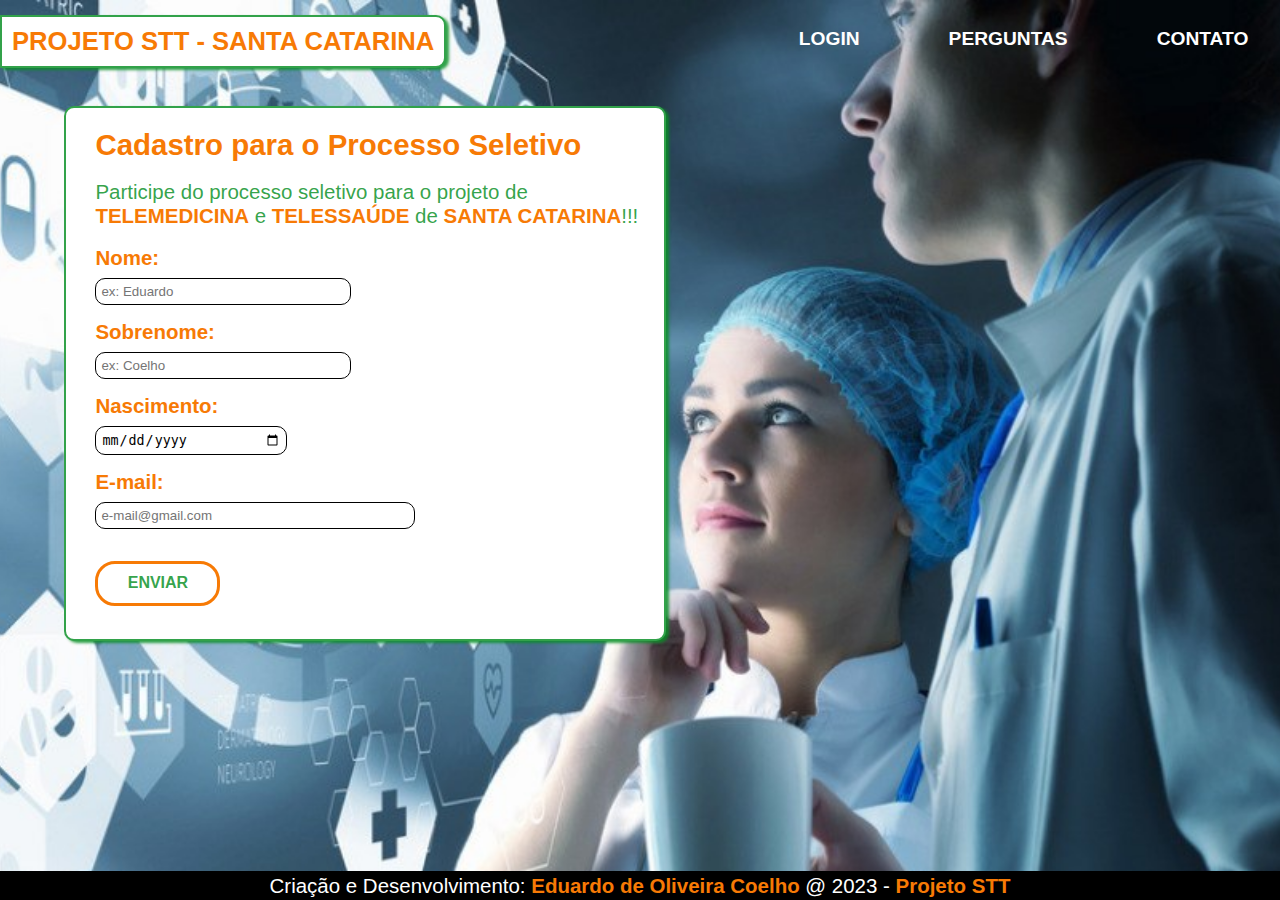
<file: Eduardo/index.html>
<!DOCTYPE html>
<html lang="en">
<head>
    <meta charset="UTF-8">
    <meta http-equiv="X-UA-Compatible" content="IE=edge">
    <meta name="viewport" content="width=device-width, initial-scale=1.0">
    <link rel="icon" type="image/x-icon" href="/landingpage/imagens/logo_stt.png">
    <link rel="stylesheet" href="/landingpage/style.css">
    <title>Cadastro - SST</title>
</head>
<body>
    <header>
            <ul>
                <li class="titulo" title="PROJETO STT - SANTA CATARINA"><h1>PROJETO STT - SANTA CATARINA</h1></li>
                <div class="links">
                    <li><a href="#Login" title="LOGIN" id="login"><b>LOGIN</b></a></li>
                    <li><a href="#Perguntas" title="PERGUNTAS" id="perguntas"><b>PERGUNTAS</b></a></li>
                    <li><a href="#contato" title="CONTATO" id="contato"><b>CONTATO</b></a></li>
                </div>
            </ul>
    </header>
<br>
    <main>
        <div class="bloco">
        <h1 class="titulo2"><strong>Cadastro para o Processo Seletivo</strong></h1><br>
        <p class="conteudo">Participe do processo seletivo para o projeto de <strong>TELEMEDICINA</strong>
        e <strong>TELESSAÚDE</strong> de <strong>SANTA CATARINA</strong>!!!
        <div class="form">
            <form>
                <label><strong>Nome: </strong></label>
                <input type="text" id="nome" placeholder="ex: Eduardo">
                <label><strong>Sobrenome: </strong></label>
                <input type="text" id="sobrenome" placeholder="ex: Coelho">
                <label><strong>Nascimento: </strong></label>
                <input type="date" id="data">
                <label><strong>E-mail: </strong></label>
                <input type="email" id="email" placeholder="e-mail@gmail.com">
                <button id="button"><b>ENVIAR</b></button>
            </form>
        </div>
        </div>
    </main>

    <footer>
        <div class="footer">
        <p>Criação e Desenvolvimento: <strong>Eduardo de Oliveira Coelho</strong>
        @ 2023 - <strong>Projeto STT</strong></p>
        </div>
    </footer>

</body>
</html>
</file>
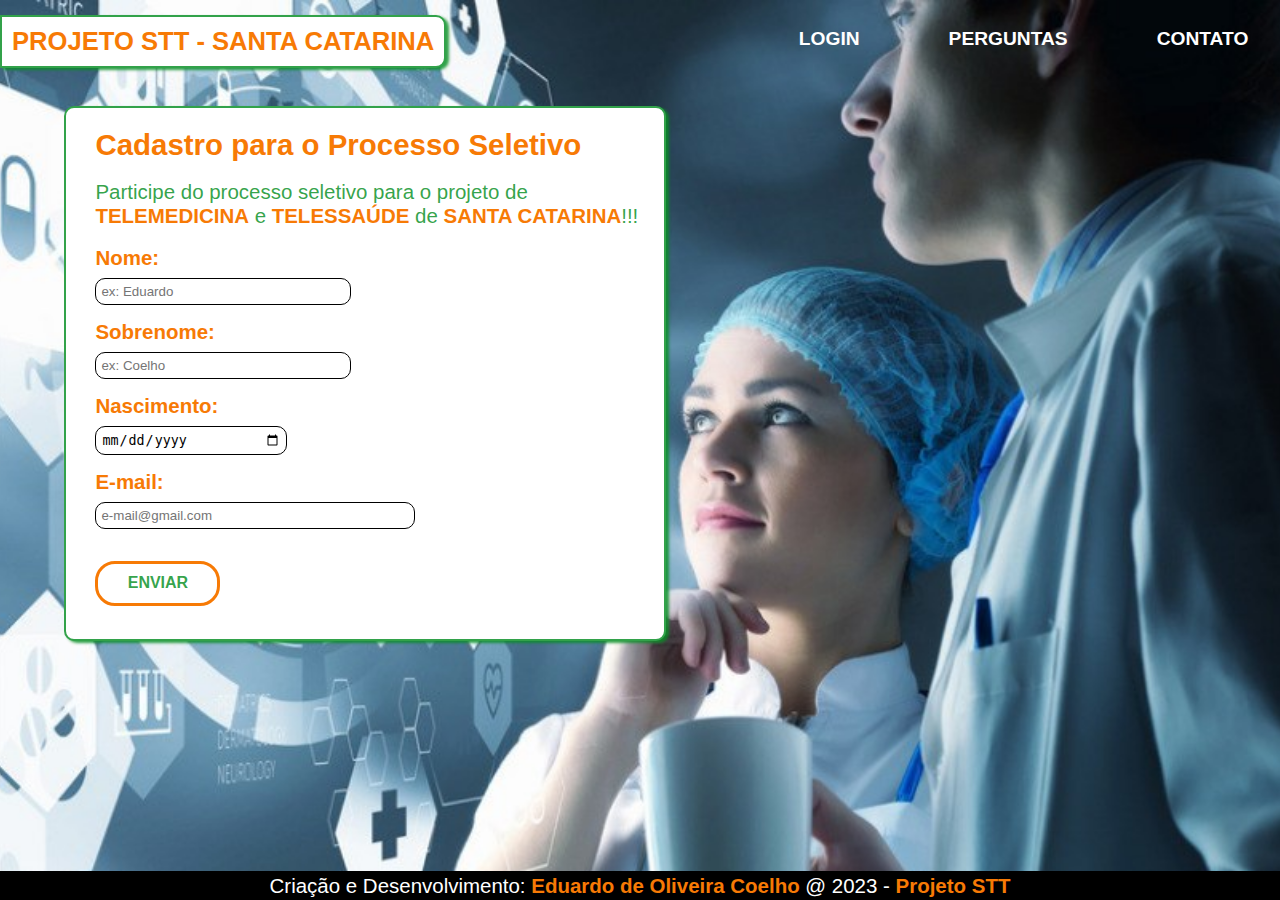
<file: landingpage/index.html>
<!DOCTYPE html>
<html lang="en">
<head>
    <meta charset="UTF-8">
    <meta http-equiv="X-UA-Compatible" content="IE=edge">
    <meta name="viewport" content="width=device-width, initial-scale=1.0">
    <link rel="icon" type="image/x-icon" href="/landingpage/imagens/logo_stt.png">
    <link rel="stylesheet" href="/landingpage/style.css">
    <title>Cadastro - SST</title>
</head>
<body>
    <header>
            <ul>
                <li class="titulo" title="PROJETO STT - SANTA CATARINA"><h1>PROJETO STT - SANTA CATARINA</h1></li>
                <div class="links">
                    <li><a href="#Login" title="LOGIN" id="login"><b>LOGIN</b></a></li>
                    <li><a href="#Perguntas" title="PERGUNTAS" id="perguntas"><b>PERGUNTAS</b></a></li>
                    <li><a href="#contato" title="CONTATO" id="contato"><b>CONTATO</b></a></li>
                </div>
            </ul>
    </header>
<br>
    <main>
        <div class="bloco">
        <h1 class="titulo2"><strong>Cadastro para o Processo Seletivo</strong></h1><br>
        <p class="conteudo">Participe do processo seletivo para o projeto de <strong>TELEMEDICINA</strong>
        e <strong>TELESSAÚDE</strong> de <strong>SANTA CATARINA</strong>!!!
        <div class="form">
            <form>
                <label><strong>Nome: </strong></label>
                <input type="text" id="nome" placeholder="ex: Eduardo">
                <label><strong>Sobrenome: </strong></label>
                <input type="text" id="sobrenome" placeholder="ex: Coelho">
                <label><strong>Nascimento: </strong></label>
                <input type="date" id="data">
                <label><strong>E-mail: </strong></label>
                <input type="email" id="email" placeholder="e-mail@gmail.com">
                <button id="button"><b>ENVIAR</b></button>
            </form>
        </div>
        </div>
    </main>

    <footer>
        <div class="footer">
        <p>Criação e Desenvolvimento: <strong>Eduardo de Oliveira Coelho</strong>
        @ 2023 - <strong>Projeto STT</strong></p>
        </div>
    </footer>

</body>
</html>
</file>
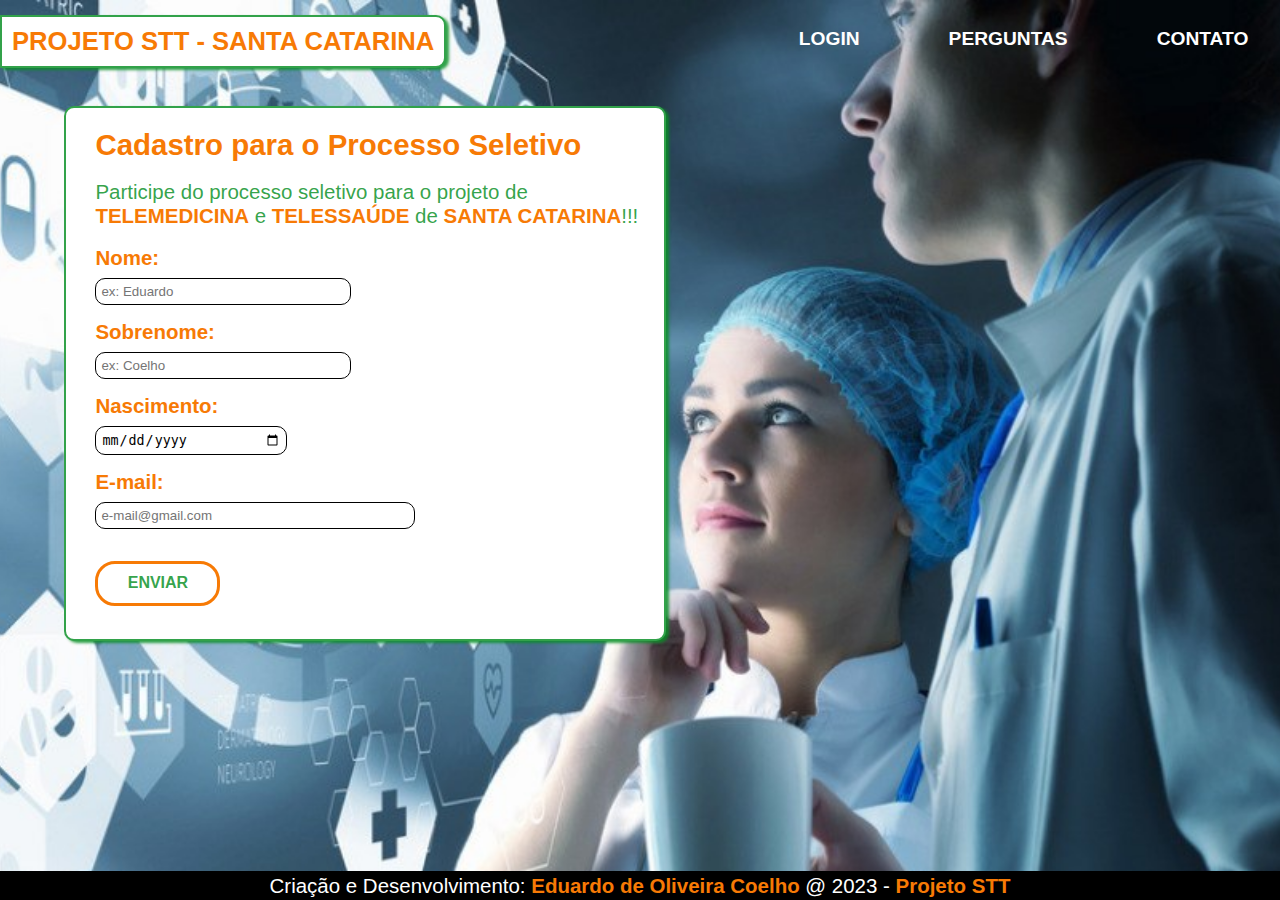
<file: Eduardo/html/index.html>
<!DOCTYPE html>
<html lang="en">
<head>
    <meta charset="UTF-8">
    <meta http-equiv="X-UA-Compatible" content="IE=edge">
    <meta name="viewport" content="width=device-width, initial-scale=1.0">
    <link rel="icon" type="image/x-icon" href="../imagens/logo_stt.png">
    <link rel="stylesheet" href="../css/style.css">
    <title>Cadastro - SST</title>
</head>
<body>
    <header>
            <ul>
                <li class="titulo" title="PROJETO STT - SANTA CATARINA"><h1>PROJETO STT - SANTA CATARINA</h1></li>
                <div class="links">
                    <li><a href="#Login" title="LOGIN" id="login"><b>LOGIN</b></a></li>
                    <li><a href="#Perguntas" title="PERGUNTAS" id="perguntas"><b>PERGUNTAS</b></a></li>
                    <li><a href="#contato" title="CONTATO" id="contato"><b>CONTATO</b></a></li>
                </div>
            </ul>
    </header>
<br>
    <main>
        <div class="bloco">
        <h1 class="titulo2"><strong>Cadastro para o Processo Seletivo</strong></h1><br>
        <p class="conteudo">Participe do processo seletivo para o projeto de <strong>TELEMEDICINA</strong>
        e <strong>TELESSAÚDE</strong> de <strong>SANTA CATARINA</strong>!!!
        <div class="form">
            <form>
                <label><strong>Nome: </strong></label>
                <input type="text" id="nome" placeholder="ex: Eduardo">
                <label><strong>Sobrenome: </strong></label>
                <input type="text" id="sobrenome" placeholder="ex: Coelho">
                <label><strong>Nascimento: </strong></label>
                <input type="date" id="data">
                <label><strong>E-mail: </strong></label>
                <input type="email" id="email" placeholder="e-mail@gmail.com">
                <button id="button"><b>ENVIAR</b></button>
            </form>
        </div>
        </div>
    </main>

    <footer>
        <div class="footer">
        <p>Criação e Desenvolvimento: <strong>Eduardo de Oliveira Coelho</strong>
        @ 2023 - <strong>Projeto STT</strong></p>
        </div>
    </footer>

</body>
</html>
</file>
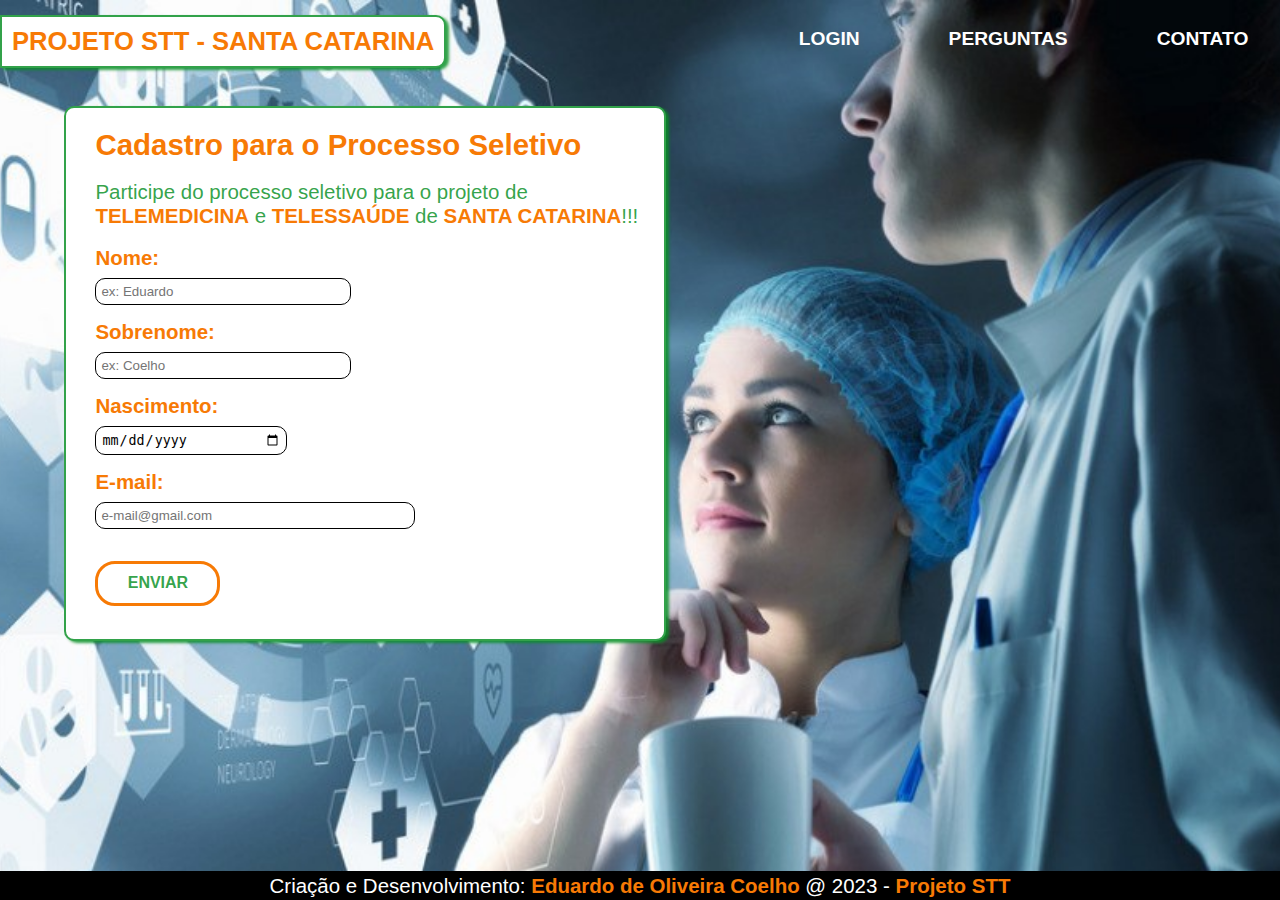
<file: Eduardo/landingpage/index.html>
<!DOCTYPE html>
<html lang="en">
<head>
    <meta charset="UTF-8">
    <meta http-equiv="X-UA-Compatible" content="IE=edge">
    <meta name="viewport" content="width=device-width, initial-scale=1.0">
    <link rel="icon" type="image/x-icon" href="/Eduardo/landingpage/imagens/logo_stt.png">
    <link rel="stylesheet" href="/Eduardo/landingpage/style.css">
    <title>Cadastro - SST</title>
</head>
<body>
    <header>
            <ul>
                <li class="titulo" title="PROJETO STT - SANTA CATARINA"><h1>PROJETO STT - SANTA CATARINA</h1></li>
                <div class="links">
                    <li><a href="#Login" title="LOGIN" id="login"><b>LOGIN</b></a></li>
                    <li><a href="#Perguntas" title="PERGUNTAS" id="perguntas"><b>PERGUNTAS</b></a></li>
                    <li><a href="#contato" title="CONTATO" id="contato"><b>CONTATO</b></a></li>
                </div>
            </ul>
    </header>
<br>
    <main>
        <div class="bloco">
        <h1 class="titulo2"><strong>Cadastro para o Processo Seletivo</strong></h1><br>
        <p class="conteudo">Participe do processo seletivo para o projeto de <strong>TELEMEDICINA</strong>
        e <strong>TELESSAÚDE</strong> de <strong>SANTA CATARINA</strong>!!!
        <div class="form">
            <form>
                <label><strong>Nome: </strong></label>
                <input type="text" id="nome" placeholder="ex: Eduardo">
                <label><strong>Sobrenome: </strong></label>
                <input type="text" id="sobrenome" placeholder="ex: Coelho">
                <label><strong>Nascimento: </strong></label>
                <input type="date" id="data">
                <label><strong>E-mail: </strong></label>
                <input type="email" id="email" placeholder="e-mail@gmail.com">
                <button id="button"><b>ENVIAR</b></button>
            </form>
        </div>
        </div>
    </main>

    <footer>
        <div class="footer">
        <p>Criação e Desenvolvimento: <strong>Eduardo de Oliveira Coelho</strong>
        @ 2023 - <strong>Projeto STT</strong></p>
        </div>
    </footer>

</body>
</html>
</file>
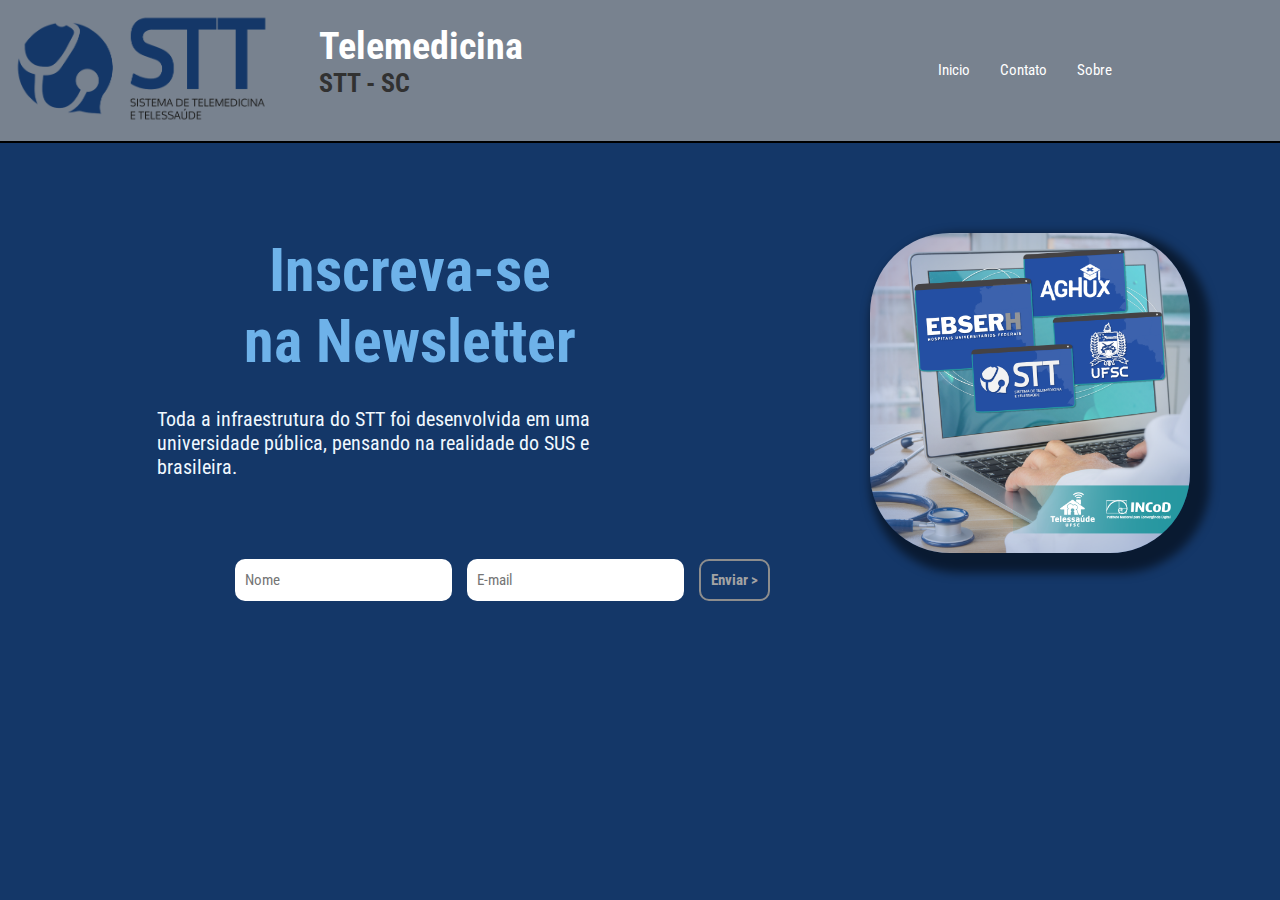
<file: Luiz/html/index.html>
<!DOCTYPE html>
<html lang="pt-BR">
<head>
    <meta charset="UTF-8">
    <meta http-equiv="X-UA-Compatible" content="IE=edge">
    <meta name="viewport" content="width=device-width, initial-scale=1.0">
    <title>Landing page</title>
    <link rel="stylesheet" href="../Style/style.css">
</head>
<body>
    <header>
        <nav class="navigation">
            <div class="title">
                <div class="logo">
                    <img src="../components/images/logo_stt.png" alt="logo stt">
                </div>
                <div class="title-stt">
                    <h1>Telemedicina</h1>
                    <h2>STT - SC</h2>
                </div>
            </div>

            <div class="list">
                <ul>
                    <li><a href="#">Inicio</a></li>
                    <li><a href="#">Contato</a></li>
                    <li><a href="#">Sobre</a></li>
                </ul>
            </div>
        </nav>
    </header>
    <main>
        <div class="texts">
            <h2>Inscreva-se</h2>
            <h2>na Newsletter</h2>
            <p>
                
                Toda a infraestrutura do STT foi desenvolvida em uma universidade pública, pensando na realidade do SUS e brasileira. 

            </p>
            <div class="forms">
                <form>
                    <input type="text" placeholder="Nome">
                    <input type="email" placeholder="E-mail">
                    <input class="botaozin" type="submit" value="Enviar >">
                </form>
            </div>
        </div>
        <div class="r-side">
            <img class="img-r" src="../components/images/UFSC_EBSERH_STT.png" alt="imagem UFSC EBSERH STT">
        </div>
    </main>

    <footer>
    </footer>

</body>
</html>
</file>
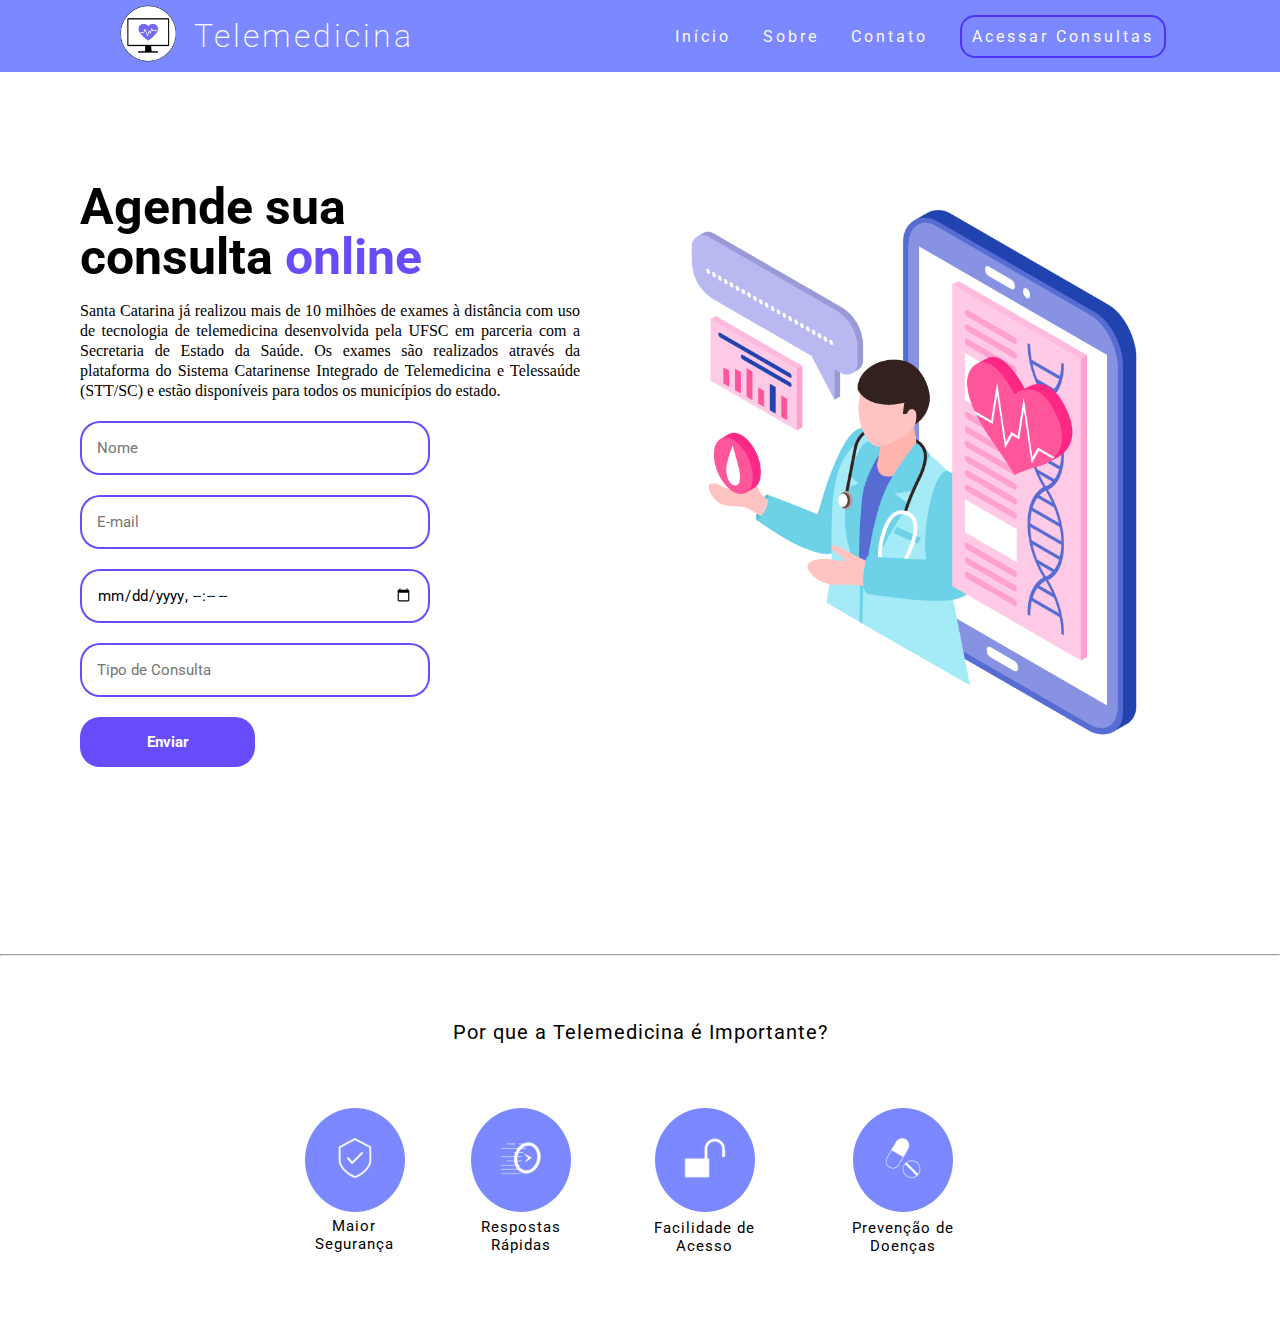
<file: Victoria/LANDPAGE2/html/page.html>
<!DOCTYPE html>
<html lang="pt-br">
  <head>
    <meta charset="UTF-8" />
    <meta http-equiv="X-UA-Compatible" content="IE=edge" />
    <meta name="viewport" content="width=device-width, initial-scale=1.0" />
    <title>Landing Page</title>
    <link rel="stylesheet" href="../css/page.css" />
  </head>

  <body>
    <header>
      <nav>
        <a href="#" class="titulo">
          <img src="../img/logo.png" alt="logo">
          <h1>Telemedicina</h1>
        </a>
        <div class="mobile-menu">
          <div class="line1"></div>
          <div class="line2"></div>
          <div class="line3"></div>
        </div>
        <ul class="nav-list">
          <li><a href="#">Início</a></li>
          <li><a href="#">Sobre</a></li>
          <li><a href="#">Contato</a></li>
          <li><a href="#" id="consultas">Acessar Consultas</a></li>
        </ul>
      </nav>
    </header>
    <main>
      <div class="container">
        <div class = "principal">
                <aside>
                    <h2>Agende sua</h2>
                    <h2>consulta <span>online</span></h2>
                    <br>
                    <p>
                        Santa Catarina já realizou mais de 10 milhões de exames à distância com uso de tecnologia de telemedicina desenvolvida pela UFSC em parceria com a Secretaria de Estado da Saúde. Os exames são realizados através da plataforma do Sistema Catarinense Integrado de Telemedicina e Telessaúde (STT/SC) e estão disponíveis para todos os municípios do estado.
                    </p>
                    <form>
                        <input type="text" placeholder="Nome" class="teste">
                        <input type="email" placeholder="E-mail">
                        <input type="datetime-local">
                        <input type="text" placeholder="Tipo de Consulta">
                        <input type="submit" value="Enviar">
                    </form>
                </aside>
        </div>
        <div class="imagem">
          <img src="../img/telemed2.png" alt="telemedicina">
        </div>
      </div>
      <div class="part2">
        <hr>
        <p>Por que a Telemedicina é Importante?</p>
        <div class="importancia">
            <div class="blocos">
              <div class="motv"><img src="../img/Design_sem_nome__9_-removebg-preview.png" alt="Seguraça"></div>
              <div class="descrc"><p>Maior Segurança</p></div>
            </div>
            <div class="blocos">
              <div class="motv"><img src="../img/Design_sem_nome__10_-removebg-preview.png" alt="respostas rápidas"></div>
              <div class="descrc"><p>Respostas Rápidas</p></div>
            </div>
            <div class="blocos">
              <div class="motv"><img src="../img/Design_sem_nome__11_-removebg-preview.png" alt="facilidade de acesso"></div>
              <div class="descrc"><p>Facilidade de Acesso</p></div>
            </div>
            <div class="blocos">
              <div class="motv"><img src="../img/Design_sem_nome__12_-removebg-preview.png" alt="prevençao doenças"></div>
              <div class="descrc"><p>Prevenção de Doenças</p></div>
            </div>
          </div>
      </div>
    </main>
    <script src="../js/page.js"></script>
  </body>
</html
</file>
<file: landingpage/style.css>
/* geral */

*{
    padding: 0;
    border: 0;
    margin: 0;
    box-sizing: border-box;
}

html{
    scroll-behavior: smooth;
}

strong {
    color: rgb(247, 122, 5)
}

body {
    font-family: Arial, Helvetica, sans-serif;
    background-color: rgb(255, 255, 255);
    background-image: url(/landingpage/imagens/R.jpg);
    background-repeat: no-repeat;
    background-attachment: fixed;
    background-size: cover;
    background-position: top center;
    height: calc(90vh)
}

/* Topo */

header{
    display:flex;
    width: 100%;
    background-color: none;
}


ul {
    display:flex;
    list-style-type: none;
    flex-direction: row;
    width: 100%;
    justify-content:space-between;
    margin-top: 10px;
}

li a{
    display:flex;
    text-decoration: none;
    color: rgb(255, 255, 255);
    background-color: none;
    padding: 12.5px;
    text-align: center;
    font-size: 1.5vmax;
    float: left;    
    left: 5px
}

li a:hover{
    background-color: rgb(255, 255, 255);
    color: rgb(247, 122, 5);
    border: 2px solid rgba(7, 143, 36, 0.826);
    box-shadow: 2px 2px 3px rgba(7, 143, 36, 0.826);
}

li h1{
    display:flex;
    text-decoration: none;
    background-color: rgb(255, 255, 255);
    padding: 10px;
    text-align: center;
    font-size: 2vmax;
    float: left; 
    border-top-right-radius: 10px;
    border-bottom-right-radius: 10px;
    margin-top: 5px;
    color: rgb(247, 122, 5);
    box-shadow: 3px 2px 3px rgba(7, 143, 36, 0.826);
    border:2px solid rgba(7, 143, 36, 0.826)
}


.links{
    display: flex;
    align-items: center;
}

#login {
    display: flex;
    margin-left: 1.5vmax;
    border-radius: 10px;
}

#perguntas {
    margin-left: 5vmax;
    margin-right: 5vmax;
    border-radius: 10px;
}

#contato {
    display: flex;
    margin-right: 1.5vmax;
    border-radius: 10px;

}

/* formulário */

.bloco {
    display:flex;
    background-color: rgb(255, 255, 255);
    padding: 20px;
    padding-left: 2.3vmax;
    border-radius: 10px;
    border: 2px solid rgba(7, 143, 36, 0.826);
    box-shadow: 3px 2px 3px rgba(7, 143, 36, 0.826);
    margin-left: 5vmax;
    margin-top: 20px;    
    color: rgba(7, 143, 36, 0.826);
    flex-direction: column;
    left: 25px;
    width: 47vmax;
}

.titulo2 {
    font-size: 2.3vmax;
}

.conteudo {
    font-size: 1.6vmax;
}

.form {
    display: flex;
    font-size: 1.6vmax;
    width: 10vmax;
    margin-top: 1vmax;
}

input {
    border: 1px solid black;
    border-radius: 10px;
    padding: 5px;
    margin-top: 8px;
    margin-bottom: 10px;
    width: 20vmax;
}

#data {
    width: 15vmax;
}

#email {
    width: 25vmax;
}

label {
    display: flex;
    margin-top: 5px;
}

#button {
    display: block;
    width: 125px;
    height: 45px;
    font-size: 16px;
    color:rgba(7, 143, 36, 0.826);
    padding: 10px;
    margin-top: 1.7vmax;
    margin-bottom: 1vmax;
    background-color: rgba(255, 255, 255, 0.826);
    border: 3px solid rgb(247, 122, 5);
    border-radius: 20px;
}

#button:hover {
    box-shadow: 2px 2px 3px rgb(247, 122, 5);
}

/* footer */

.footer {
    display: flex;
    font-size: 1.6vmax;
    text-align: center;
    color: white;
    background-color: rgb(0, 0, 0);
    justify-content: space-around;
    position: fixed;
    bottom: 0;
    left: 0;
    width: 100%;
    padding: 2.5px;
}
</file>
<file: Eduardo/css/style.css>
/* geral */

*{
    padding: 0;
    border: 0;
    margin: 0;
    box-sizing: border-box;
}

html{
    scroll-behavior: smooth;
}

strong {
    color: rgb(247, 122, 5)
}

body {
    font-family: Arial, Helvetica, sans-serif;
    background-color: rgb(255, 255, 255);
    background-image: url(../imagens/R.jpg);
    background-repeat: no-repeat;
    background-attachment: fixed;
    background-size: cover;
    background-position: top center;
    height: calc(90vh)
}

/* Topo */

header{
    display:flex;
    width: 100%;
    background-color: none;
}


ul {
    display:flex;
    list-style-type: none;
    flex-direction: row;
    width: 100%;
    justify-content:space-between;
    margin-top: 10px;
}

li a{
    display:flex;
    text-decoration: none;
    color: rgb(255, 255, 255);
    background-color: none;
    padding: 12.5px;
    text-align: center;
    font-size: 1.5vmax;
    float: left;    
    left: 5px
}

li a:hover{
    background-color: rgb(255, 255, 255);
    color: rgb(247, 122, 5);
    border: 2px solid rgba(7, 143, 36, 0.826);
    box-shadow: 2px 2px 3px rgba(7, 143, 36, 0.826);
}

li h1{
    display:flex;
    text-decoration: none;
    background-color: rgb(255, 255, 255);
    padding: 10px;
    text-align: center;
    font-size: 2vmax;
    float: left; 
    border-top-right-radius: 10px;
    border-bottom-right-radius: 10px;
    margin-top: 5px;
    color: rgb(247, 122, 5);
    box-shadow: 3px 2px 3px rgba(7, 143, 36, 0.826);
    border:2px solid rgba(7, 143, 36, 0.826)
}


.links{
    display: flex;
    align-items: center;
}

#login {
    display: flex;
    margin-left: 1.5vmax;
    border-radius: 10px;
}

#perguntas {
    margin-left: 5vmax;
    margin-right: 5vmax;
    border-radius: 10px;
}

#contato {
    display: flex;
    margin-right: 1.5vmax;
    border-radius: 10px;

}

/* formulário */

.bloco {
    display:flex;
    background-color: rgb(255, 255, 255);
    padding: 20px;
    padding-left: 2.3vmax;
    border-radius: 10px;
    border: 2px solid rgba(7, 143, 36, 0.826);
    box-shadow: 3px 2px 3px rgba(7, 143, 36, 0.826);
    margin-left: 5vmax;
    margin-top: 20px;    
    color: rgba(7, 143, 36, 0.826);
    flex-direction: column;
    left: 25px;
    width: 47vmax;
}

.titulo2 {
    font-size: 2.3vmax;
}

.conteudo {
    font-size: 1.6vmax;
}

.form {
    display: flex;
    font-size: 1.6vmax;
    width: 10vmax;
    margin-top: 1vmax;
}

input {
    border: 1px solid black;
    border-radius: 10px;
    padding: 5px;
    margin-top: 8px;
    margin-bottom: 10px;
    width: 20vmax;
}

#data {
    width: 15vmax;
}

#email {
    width: 25vmax;
}

label {
    display: flex;
    margin-top: 5px;
}

#button {
    display: block;
    width: 125px;
    height: 45px;
    font-size: 16px;
    color:rgba(7, 143, 36, 0.826);
    padding: 10px;
    margin-top: 1.7vmax;
    margin-bottom: 1vmax;
    background-color: rgba(255, 255, 255, 0.826);
    border: 3px solid rgb(247, 122, 5);
    border-radius: 20px;
}

#button:hover {
    box-shadow: 2px 2px 3px rgb(247, 122, 5);
}

/* footer */

.footer {
    display: flex;
    font-size: 1.6vmax;
    text-align: center;
    color: white;
    background-color: rgb(0, 0, 0);
    justify-content: space-around;
    position: fixed;
    bottom: 0;
    left: 0;
    width: 100%;
    padding: 2.5px;
}
</file>
<file: Eduardo/landingpage/style.css>
/* geral */

*{
    padding: 0;
    border: 0;
    margin: 0;
    box-sizing: border-box;
}

html{
    scroll-behavior: smooth;
}

strong {
    color: rgb(247, 122, 5)
}

body {
    font-family: Arial, Helvetica, sans-serif;
    background-color: rgb(255, 255, 255);
    background-image: url(/Eduardo/landingpage/imagens/R.jpg);
    background-repeat: no-repeat;
    background-attachment: fixed;
    background-size: cover;
    background-position: top center;
    height: calc(90vh)
}

/* Topo */

header{
    display:flex;
    width: 100%;
    background-color: none;
}


ul {
    display:flex;
    list-style-type: none;
    flex-direction: row;
    width: 100%;
    justify-content:space-between;
    margin-top: 10px;
}

li a{
    display:flex;
    text-decoration: none;
    color: rgb(255, 255, 255);
    background-color: none;
    padding: 12.5px;
    text-align: center;
    font-size: 1.5vmax;
    float: left;    
    left: 5px
}

li a:hover{
    background-color: rgb(255, 255, 255);
    color: rgb(247, 122, 5);
    border: 2px solid rgba(7, 143, 36, 0.826);
    box-shadow: 2px 2px 3px rgba(7, 143, 36, 0.826);
}

li h1{
    display:flex;
    text-decoration: none;
    background-color: rgb(255, 255, 255);
    padding: 10px;
    text-align: center;
    font-size: 2vmax;
    float: left; 
    border-top-right-radius: 10px;
    border-bottom-right-radius: 10px;
    margin-top: 5px;
    color: rgb(247, 122, 5);
    box-shadow: 3px 2px 3px rgba(7, 143, 36, 0.826);
    border:2px solid rgba(7, 143, 36, 0.826)
}


.links{
    display: flex;
    align-items: center;
}

#login {
    display: flex;
    margin-left: 1.5vmax;
    border-radius: 10px;
}

#perguntas {
    margin-left: 5vmax;
    margin-right: 5vmax;
    border-radius: 10px;
}

#contato {
    display: flex;
    margin-right: 1.5vmax;
    border-radius: 10px;

}

/* formulário */

.bloco {
    display:flex;
    background-color: rgb(255, 255, 255);
    padding: 20px;
    padding-left: 2.3vmax;
    border-radius: 10px;
    border: 2px solid rgba(7, 143, 36, 0.826);
    box-shadow: 3px 2px 3px rgba(7, 143, 36, 0.826);
    margin-left: 5vmax;
    margin-top: 20px;    
    color: rgba(7, 143, 36, 0.826);
    flex-direction: column;
    left: 25px;
    width: 47vmax;
}

.titulo2 {
    font-size: 2.3vmax;
}

.conteudo {
    font-size: 1.6vmax;
}

.form {
    display: flex;
    font-size: 1.6vmax;
    width: 10vmax;
    margin-top: 1vmax;
}

input {
    border: 1px solid black;
    border-radius: 10px;
    padding: 5px;
    margin-top: 8px;
    margin-bottom: 10px;
    width: 20vmax;
}

#data {
    width: 15vmax;
}

#email {
    width: 25vmax;
}

label {
    display: flex;
    margin-top: 5px;
}

#button {
    display: block;
    width: 125px;
    height: 45px;
    font-size: 16px;
    color:rgba(7, 143, 36, 0.826);
    padding: 10px;
    margin-top: 1.7vmax;
    margin-bottom: 1vmax;
    background-color: rgba(255, 255, 255, 0.826);
    border: 3px solid rgb(247, 122, 5);
    border-radius: 20px;
}

#button:hover {
    box-shadow: 2px 2px 3px rgb(247, 122, 5);
}

/* footer */

.footer {
    display: flex;
    font-size: 1.6vmax;
    text-align: center;
    color: white;
    background-color: rgb(0, 0, 0);
    justify-content: space-around;
    position: fixed;
    bottom: 0;
    left: 0;
    width: 100%;
    padding: 2.5px;
}
</file>
<file: Luiz/Style/style.css>
@import url('https://fonts.googleapis.com/css2?family=Roboto+Condensed:ital,wght@0,300;0,400;0,700;1,300;1,400;1,700&display=swap');
*{
    padding: 0;
    margin: 0;
    border: 0;
    font-family: 'Roboto Condensed', sans-serif;
    font-size: large;
}

body{
background-color: rgb(20, 55, 104);
    background-size: cover;
    background-repeat: no-repeat;
    display: grid;
    grid-template-areas: "header header header" "main main main" "footer footer footer";
    }

header{
    grid-area: header;
    background-color: rgba(158, 158, 158, 0.726);
    border-bottom: solid 2px;
}

main{
    display: flex;
    align-items: center;
    justify-content: space-between;
    padding: 20px;
    grid-area: main;
}

footer{
    grid-area: footer;
}

.navigation{
    display: flex;
    flex-direction: row;
    align-items: center;
    justify-content: space-between;
    padding: 13px;
    margin-right: 150px;
}

.title{
    display: flex;
    justify-content: baseline;
    gap: 50px;
}
.title-stt{
    display: flex;
    flex-direction: column;
    justify-content: baseline;
    margin-top: 10px;
}

.title h1{
    color: white;
    font-size: 3vmax;
}

.title h2{
    color: rgb(49, 49, 49);
    font-size: 2vmax;
}

.title img{
    width: 20vmax;
}

.list ul,li{
    display: flex;
    align-items: center;
    gap: 20px;
    list-style-type: none;
    
}

.list a{
    font-size: 1.2vmax;
    color: white;
    padding: 5px;
    border-radius: 20px;
    text-decoration: none;
}

.list a:hover{
    width: 4vmax;
    border: 2px solid rgb(255, 255, 255);
    background-color: rgb(20, 55, 104);
    color: rgb(255, 255, 255);
    transition: 0.5s all;
    text-align: center;
}

.forms{
    width: 350px;
}

.forms form{
    display: flex;
    flex-direction: row;
    gap: 15px;
    width: 2vmax;
}

.forms input{
    margin-top: 20px;
    padding: 10px;
    border-radius: 10px;
    border: none;
    font-size: 15px;
}

.r-side{
    margin: 20px;
    display: flex;
    flex-direction: row;
    align-items: center;

}

.img-r{
    margin: 50px;
    width: 25vmax;
    border-radius: 25%;
    box-shadow: 10px 10px 10px 10px rgba(0, 0, 0, 0.527);
}

.texts{
    margin-top: 50px;
    display: flex;
    align-items: center;
    flex-direction: column;
    font-size: 2vmax;
}

.texts h2{
    color: rgb(110, 178, 233);
    font-size: 60px;
}

.texts p{
    margin-top: 30px;
    color: aliceblue;
    font-size: 20px;
    width: 65%;
    margin-bottom: 60px;
}

input[type="submit"]{
    color: rgb(163, 163, 163);
    width: 90px;
    border: 2px solid rgb(141, 141, 141);
    background-color: transparent;
    font-weight: bold;
}

input[type="submit"]:hover{
    width: 90px;
    border: 2px solid rgb(255, 255, 255);
    background-color: rgb(110, 178, 233);
    color: white;
    font-weight: bold;
    transition: 0.5s all;
    cursor: pointer;
}
</file>
<file: Victoria/LANDPAGE2/css/page.css>
@import url('https://fonts.googleapis.com/css2?family=Roboto:wght@500&display=swap');

* {
  margin: 0;
  padding: 0;
  font-family: 'Roboto', sans-serif;
}

a {
  color: #fff;
  text-decoration: none;
  transition: 0.3s;
}

a:hover {
  opacity: 0.7;
}


nav {
  display: flex;
  justify-content: space-around;
  align-items: center;
  background: #7b88ff;
  height: 8vh;
  letter-spacing: 3px;
}

main {
  background-size: cover;
  height: 92vh;
}

.nav-list {
  list-style: none;
  display: flex;
}

.nav-list li {

  margin-left: 32px;
}

.mobile-menu {
  display: none;
  cursor: pointer;
}

.mobile-menu div {
  width: 32px;
  height: 2px;
  background: #fff;
  margin: 8px;
  transition: 0.3s;
}

@media (max-width: 999px) {
  body {
    overflow-x: hidden;
  }
  main{
    margin-left: 10%;
    margin-right: 10%;
  }
  .nav-list {
    position: absolute;
    top: 8vh;
    right: 0;
    width: 100vw;
    height: 100vh;
    background: #7b88ff;
    flex-direction: column;
    align-items: left;
    margin-left: 10px;
    transform: translateX(100%);
    transition: transform 0.3s ease-ain;
  }
  .nav-list li {
    margin-top: 20px;
    opacity: 0;
    font-size: 20px
    
  }
  .mobile-menu {
    display: block;
  }

  header {
    flex-direction:column-reverse;
    align-items: center;
  }
  .titulo {
      display: flex;
      align-items: center;
      gap: 5px;
  }
  header img {
    max-width:100%;
    height:auto;
  }
  li {
      margin: 10px;
  }

  .container{
    flex-direction: column;
  }

  .imagem img{
    max-width: 500px;  
    justify-content: center;
  }

  .importancia{
    flex-direction: column;
  }

  .motv img{
    max-width: 100%;
  }

}

.nav-list.active {
  transform: translateX(0);
}

@keyframes navLinkFade {
  from {
    opacity: 0;
    transform: translateX(50px);
  }
  to {
    opacity: 1;
    transform: translateX(0);
  }
}

.mobile-menu.active .line1 {
  transform: rotate(-45deg) translate(-8px, 8px);
}

.mobile-menu.active .line2 {
  opacity: 0;
}

.mobile-menu.active .line3 {
  transform: rotate(45deg) translate(-5px, -7px);
}

.titulo{
  display: flex;
  font-weight: bold;
  gap: 10px;
  align-items: center;
}

.titulo img{
  width: 70px;
}

.titulo h1{
  font-weight: 200;
  color: white
}

#consultas{
  border: 2px solid rgba(65, 33, 247, 0.801);
  padding: 10px;
  border-radius: 15px;
}

#consultas:hover{
  background-color: rgba(65, 33, 247, 0.801);
  color: white;
}

a{
  color: rgb(250, 248, 248);
}

a:hover{
  color: rgba(65, 33, 247, 0.801);
  transition: 0.3s all;
}

.container{
  display: flex;
  justify-content: right;
  align-items: center;
  margin-top: 50px;

}

h2{
  font-size: 50px;
  line-height: 50px;
  color: black
}

span{
  color:  rgba(65, 33, 247, 0.801);
}

.principal p{
  line-height: 20px;
  max-width: 500px;
  font-family: poppinslight;
  text-align: justify;
}

.imagem img{
  width: 700px;
}

form{
  display: flex;
  flex-direction: column;
  width: 70%;
}

form [type = "text"] {
  border: 2px solid rgba(65, 33, 247, 0.801)
}

form [type = "email"] {
  border: 2px solid rgba(65, 33, 247, 0.801)
}

form [type="datetime-local"] {
  border: 2px solid rgba(65, 33, 247, 0.801)

}

form [type="submit"]{
  height: 50px;
  width: 50%;
  background-color: rgba(65, 33, 247, 0.801);
  color: white;
  font-weight: bold;
}
form [type="submit"]:hover{
  background-color: white;
  color: rgba(65, 33, 247, 0.801);
  border: 2px solid rgba(65, 33, 247, 0.801)
  
}

input{
  margin-top: 20px;
  height: 20px;
  padding: 15px;
  border-radius: 20px;
  border: none;
  font-size: 15px;
}

.part2{
  margin-top: 10%;
  justify-content: center;
}

.importancia{
  justify-content:center;
  display: flex;
  padding: 5%;
  gap: 30px;
}

.part2 p{
  margin-top: 5%;
  text-align: center;
  font-size: 20px;
  justify-content: center;
  letter-spacing: 1px;
}

.importancia p{
  font-size: 15px;
}

.motv{
  background-color: #7b88ff;
  border-radius: 100%;
  max-width: 100px;
  margin: auto;
}

.descrc{
  margin: auto;
  width: 80%;
}

.motv img{
  width: 100px;
}
</file>
